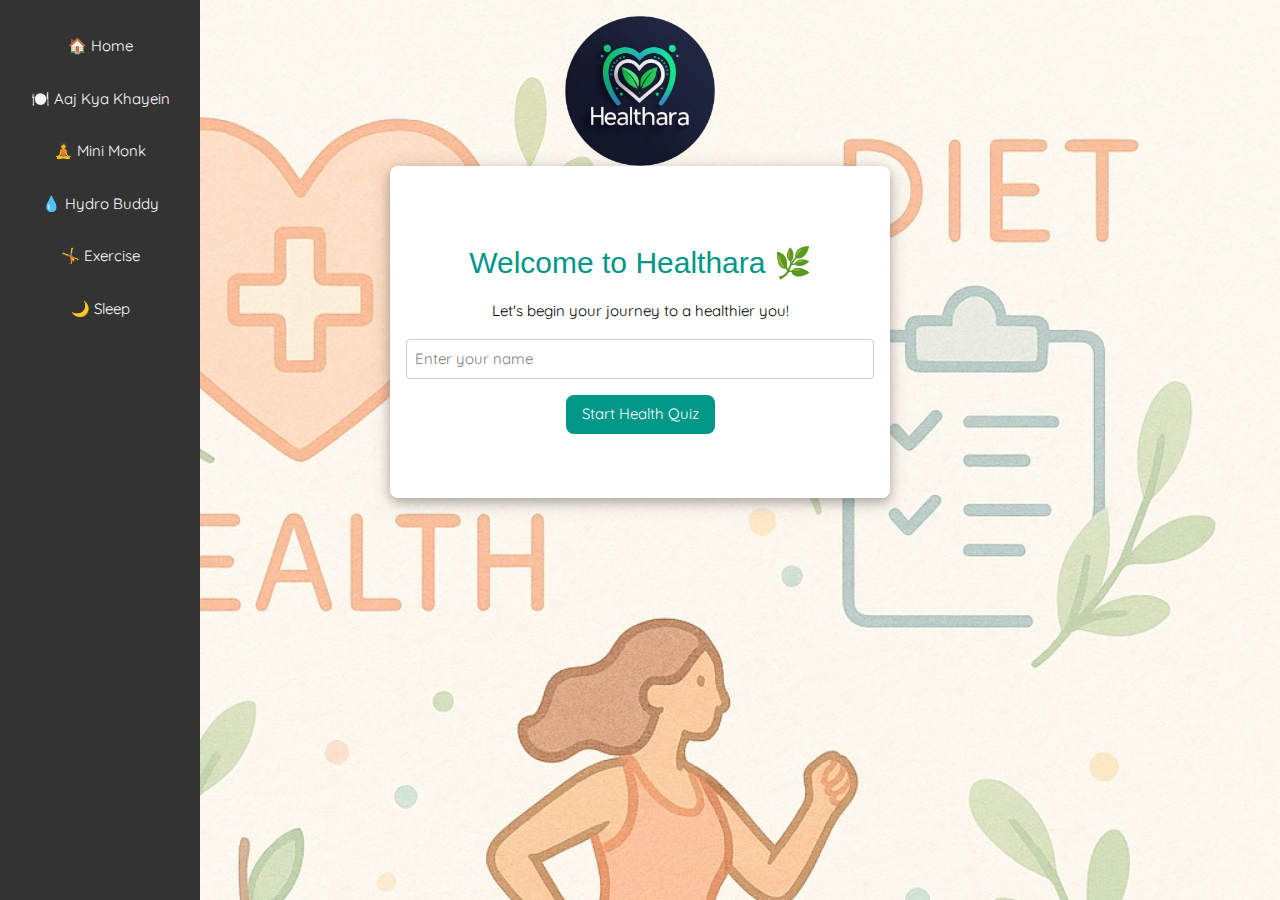
<file: index.html>
<!DOCTYPE html>
<html lang="en">
<head>
  <meta charset="UTF-8">
  <title>Wellness Buddy - Home</title>
  <meta name="viewport" content="width=device-width, initial-scale=1">
  <link rel="stylesheet" href="https://www.w3schools.com/w3css/4/w3.css">
  <link href="https://fonts.googleapis.com/css2?family=Quicksand&display=swap" rel="stylesheet">
  <link rel="stylesheet" href="style.css">
  <link rel="icon" href="favicon.jpeg" type="image/x-icon">

</head>
<body class="w3-light-blue" style="font-family: 'Quicksand', sans-serif; background-image: url('cover.jpeg'); background-size: cover;">

  <!-- Logo Section -->
  <div class="w3-center w3-margin-top">
    <img src="logo.png" alt="Wellness Buddy Logo" style="max-width: 150px; height: auto;">
  </div>

  <!-- Welcome Section -->
  <div class="w3-container w3-center w3-padding-64 w3-white w3-round-large w3-card-4" style="max-width: 500px; margin: auto; background: rgba(255,255,255,0.9);">
    <h2 class="w3-text-teal">Welcome to Healthara 🌿</h2>
    <p>Let's begin your journey to a healthier you!</p>

    <input id="username" class="w3-input w3-border w3-round w3-margin-top" type="text" placeholder="Enter your name">

    <button onclick="startQuiz()" class="w3-button w3-teal w3-margin-top w3-round-large w3-hover-green">
      Start Health Quiz
    </button>
  </div>

  <!-- Navigation Section -->
  <div style="position: fixed; top: 0; left: 0; width: 200px; height: 100%; background-color: #333; display: flex; flex-direction: column; align-items: center; padding-top: 20px; z-index: 1000;">
    <a href="index.html" style="padding: 15px; text-align: center; text-decoration: none; color: white; width: 100%; display: block;">🏠 Home</a>
    <a href="food.html" style="padding: 15px; text-align: center; text-decoration: none; color: white; width: 100%; display: block;">🍽️ Aaj Kya Khayein</a>
    <a href="mini_monk.html" style="padding: 15px; text-align: center; text-decoration: none; color: white; width: 100%; display: block;">🧘 Mini Monk</a>
    <a href="hydro.html" style="padding: 15px; text-align: center; text-decoration: none; color: white; width: 100%; display: block;">💧 Hydro Buddy</a>
    <a href="exercise.html" style="padding: 15px; text-align: center; text-decoration: none; color: white; width: 100%; display: block;">🤸 Exercise</a>
    <a href="sleep.html" style="padding: 15px; text-align: center; text-decoration: none; color: white; width: 100%; display: block;">🌙 Sleep</a>
  </div>
  

  <script src="script.js"></script>
</body>
</html>
</file>
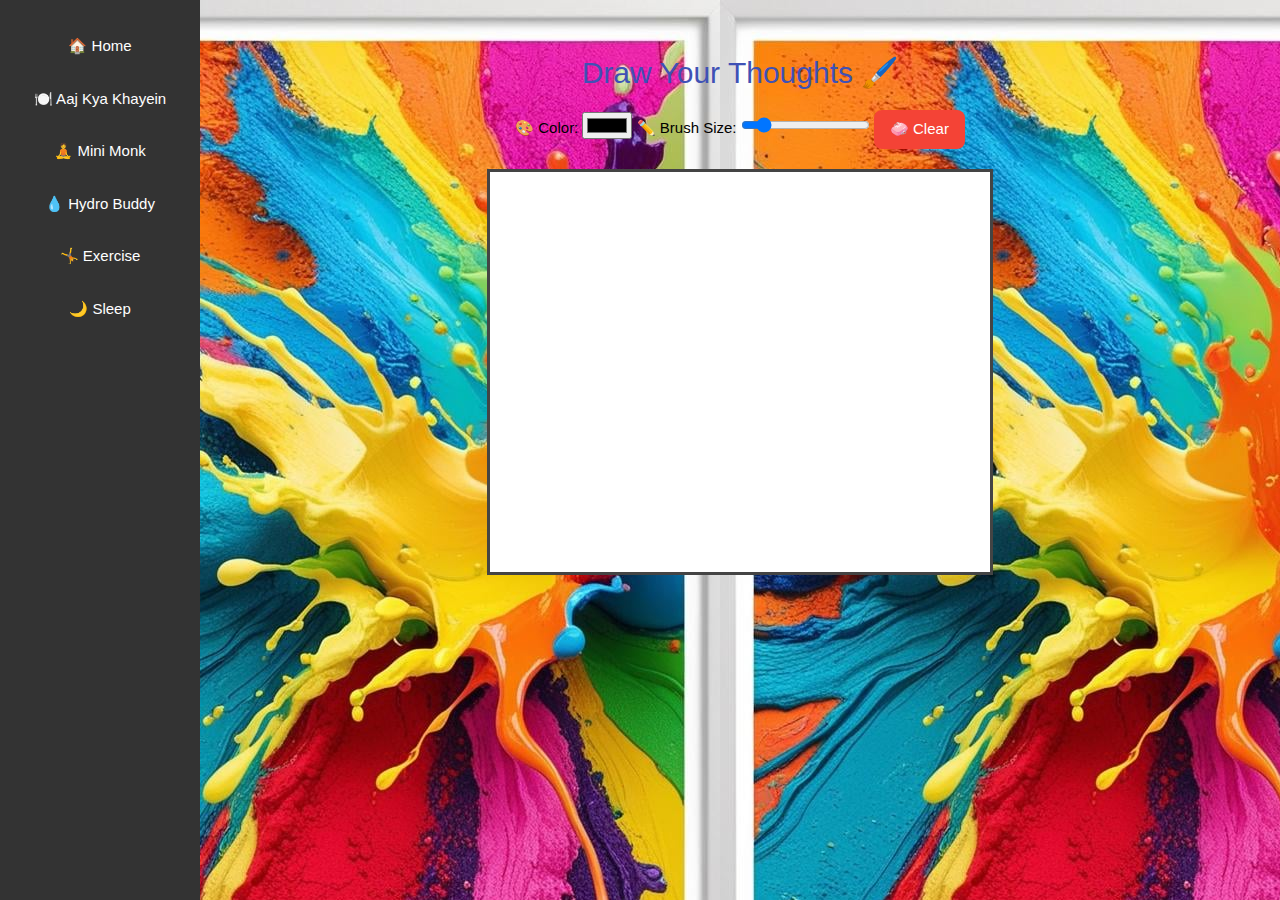
<file: canvas.html>
<!DOCTYPE html>
<html>
<head>
  <title>Drawing Pad</title>
  <link rel="stylesheet" href="https://www.w3schools.com/w3css/4/w3.css">
  <link rel="icon" href="favicon.jpeg" type="image/x-icon">
  <style>
    body {
      font-family: 'Segoe UI', sans-serif;
      background-color: #f1f1f1;
      text-align: center;
      padding: 20px;
    }
    canvas {
      border: 3px solid #444;
      background-color: #fff;
      margin-top: 20px;
      cursor: crosshair;
    }
    .controls {
      margin-top: 15px;
    }
  </style>
</head>
<body style = "background-image: url('canvas.jpeg');">
  <div style="margin-left: 200px; padding: 20px;">

  <h2 class="w3-text-indigo">Draw Your Thoughts 🖌️</h2>

  <div class="controls">
    <label>🎨 Color:</label>
    <input type="color" id="colorPicker" value="#000000">

    <label>✏️ Brush Size:</label>
    <input type="range" id="brushSize" min="1" max="30" value="5">

    <button class="w3-button w3-red w3-round-large" onclick="clearCanvas()">🧼 Clear</button>
  </div>

  <canvas id="drawingCanvas" width="500" height="400"></canvas>

  <script>
    const canvas = document.getElementById("drawingCanvas");
    const ctx = canvas.getContext("2d");
    let drawing = false;

    // Drawing settings
    let brushColor = document.getElementById("colorPicker").value;
    let brushSize = document.getElementById("brushSize").value;

    // Update color and size
    document.getElementById("colorPicker").addEventListener("input", () => {
      brushColor = document.getElementById("colorPicker").value;
    });

    document.getElementById("brushSize").addEventListener("input", () => {
      brushSize = document.getElementById("brushSize").value;
    });

    canvas.addEventListener("mousedown", () => drawing = true);
    canvas.addEventListener("mouseup", () => drawing = false);
    canvas.addEventListener("mouseout", () => drawing = false);

    canvas.addEventListener("mousemove", draw);

    function draw(e) {
      if (!drawing) return;
      const rect = canvas.getBoundingClientRect();
      const x = e.clientX - rect.left;
      const y = e.clientY - rect.top;

      ctx.fillStyle = brushColor;
      ctx.beginPath();
      ctx.arc(x, y, brushSize / 2, 0, Math.PI * 2);
      ctx.fill();
    }

    function clearCanvas() {
      ctx.clearRect(0, 0, canvas.width, canvas.height);
    }
  </script>
  </div>
  <div style="position: fixed; top: 0; left: 0; width: 200px; height: 100%; background-color: #333; display: flex; flex-direction: column; align-items: center; padding-top: 20px; z-index: 1000;">
    <a href="index.html" style="padding: 15px; text-align: center; text-decoration: none; color: white; width: 100%; display: block;">🏠 Home</a>
    <a href="food.html" style="padding: 15px; text-align: center; text-decoration: none; color: white; width: 100%; display: block;">🍽️ Aaj Kya Khayein</a>
    <a href="mini_monk.html" style="padding: 15px; text-align: center; text-decoration: none; color: white; width: 100%; display: block;">🧘 Mini Monk</a>
    <a href="hydro.html" style="padding: 15px; text-align: center; text-decoration: none; color: white; width: 100%; display: block;">💧 Hydro Buddy</a>
    <a href="exercise.html" style="padding: 15px; text-align: center; text-decoration: none; color: white; width: 100%; display: block;">🤸 Exercise</a>
    <a href="sleep.html" style="padding: 15px; text-align: center; text-decoration: none; color: white; width: 100%; display: block;">🌙 Sleep</a>
  </div>
  
  
</body>
</html>
</file>
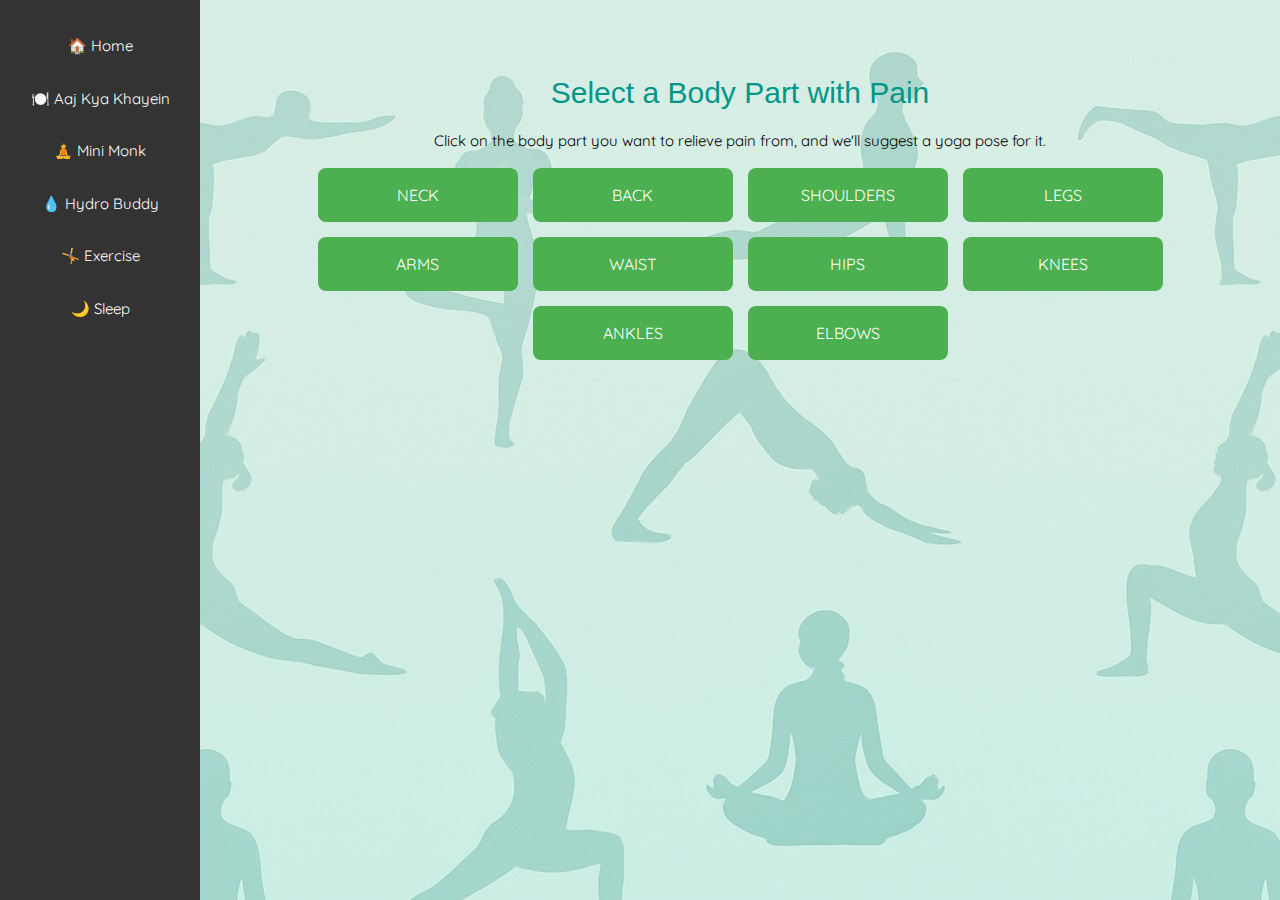
<file: exercise.html>
<!DOCTYPE html>
<html lang="en">
<head>
  <meta charset="UTF-8">
  <title>Exercise - Wellness Buddy</title>
  <meta name="viewport" content="width=device-width, initial-scale=1">
  <link rel="stylesheet" href="https://www.w3schools.com/w3css/4/w3.css">
  <link href="https://fonts.googleapis.com/css2?family=Quicksand&display=swap" rel="stylesheet">
  <link rel="stylesheet" href="style.css">
  <link rel="icon" href="favicon.jpeg" type="image/x-icon">
  <style>
    body {
      font-family: 'Quicksand', sans-serif;
      background-color: #f3f4f6;
    }
    .w3-container {
      text-align: center;
      padding: 40px;
    }
    .body-part-btns {
      display: flex;
      flex-wrap: wrap;
      justify-content: center;
      gap: 15px;
    }
    .body-part-btn {
      background-color: #4CAF50;
      color: white;
      padding: 15px 30px;
      border-radius: 8px;
      border: none;
      cursor: pointer;
      font-size: 16px;
      width: 200px;
      text-transform: uppercase;
      transition: all 0.3s ease;
    }
    .body-part-btn:hover {
      background-color: #45a049;
      transform: translateY(-5px);
    }
    .asana-details {
      margin-top: 20px;
      padding: 20px;
      background-color: white;
      border-radius: 10px;
      box-shadow: 0 4px 8px rgba(0,0,0,0.1);
    }
    .asana-details h3 {
      font-size: 24px;
      color: #2C8C99;
    }
    .asana-details p {
      font-size: 18px;
      color: #333;
    }
    .asana-details button {
      background-color: #4CAF50;
      color: white;
      padding: 10px 20px;
      border: none;
      border-radius: 5px;
      cursor: pointer;
      transition: background-color 0.3s ease;
    }
    .asana-details button:hover {
      background-color: #45a049;
    }

    /* Bottom Navigator */
    .w3-bar {
      position: fixed;
      bottom: 0;
      width: 100%;
      z-index: 10;
    }
  </style>
</head>
<body style = "background-image: url('exercise.jpeg');">
  <div style="margin-left: 200px; padding: 20px;">

  <div class="w3-container">
    <h2 class="w3-text-teal">Select a Body Part with Pain</h2>
    <p>Click on the body part you want to relieve pain from, and we'll suggest a yoga pose for it.</p>

    <div class="body-part-btns">
      <button class="body-part-btn" onclick="displayAsana('neck')">Neck</button>
      <button class="body-part-btn" onclick="displayAsana('back')">Back</button>
      <button class="body-part-btn" onclick="displayAsana('shoulders')">Shoulders</button>
      <button class="body-part-btn" onclick="displayAsana('legs')">Legs</button>
      <button class="body-part-btn" onclick="displayAsana('arms')">Arms</button>
      <button class="body-part-btn" onclick="displayAsana('waist')">Waist</button>
      <button class="body-part-btn" onclick="displayAsana('hips')">Hips</button>
      <button class="body-part-btn" onclick="displayAsana('knees')">Knees</button>
      <button class="body-part-btn" onclick="displayAsana('ankles')">Ankles</button>
      <button class="body-part-btn" onclick="displayAsana('elbows')">Elbows</button>
    </div>

    <div class="asana-details" id="asana-details" style="display: none;">
      <h3 id="asana-name"></h3>
      <p id="asana-description"></p>
      <button onclick="navigateTo('home')">Back to Home</button>
    </div>
  </div>
  </div>

  <!-- Bottom Navigator -->
  <div style="position: fixed; top: 0; left: 0; width: 200px; height: 100%; background-color: #333; display: flex; flex-direction: column; align-items: center; padding-top: 20px; z-index: 1000;">
    <a href="index.html" style="padding: 15px; text-align: center; text-decoration: none; color: white; width: 100%; display: block;">🏠 Home</a>
    <a href="food.html" style="padding: 15px; text-align: center; text-decoration: none; color: white; width: 100%; display: block;">🍽️ Aaj Kya Khayein</a>
    <a href="mini_monk.html" style="padding: 15px; text-align: center; text-decoration: none; color: white; width: 100%; display: block;">🧘 Mini Monk</a>
    <a href="hydro.html" style="padding: 15px; text-align: center; text-decoration: none; color: white; width: 100%; display: block;">💧 Hydro Buddy</a>
    <a href="exercise.html" style="padding: 15px; text-align: center; text-decoration: none; color: white; width: 100%; display: block;">🤸 Exercise</a>
    <a href="sleep.html" style="padding: 15px; text-align: center; text-decoration: none; color: white; width: 100%; display: block;">🌙 Sleep</a>
  </div>
  

  <script>
    function displayAsana(bodyPart) {
      let asanaName = '';
      let asanaDescription = '';
      
      switch(bodyPart) {
        case 'neck':
          asanaName = 'Sukhasana (Easy Pose)';
          asanaDescription = 'Sit cross-legged and relax your neck muscles. This helps relieve neck tension and calm the mind.';
          break;
        case 'back':
          asanaName = 'Bhujangasana (Cobra Pose)';
          asanaDescription = 'Lie on your stomach and lift your chest up using your arms, opening the chest and stretching the back.';
          break;
        case 'shoulders':
          asanaName = 'Gomukhasana (Cow Face Pose)';
          asanaDescription = 'Sit with legs crossed and bring your arms behind your back, interlocking your fingers to stretch the shoulders.';
          break;
        case 'legs':
          asanaName = 'Trikonasana (Triangle Pose)';
          asanaDescription = 'Spread your legs wide and reach towards the ground with one hand while extending the other arm upwards.';
          break;
        case 'arms':
          asanaName = 'Adho Mukha Svanasana (Downward-Facing Dog)';
          asanaDescription = 'This pose stretches your arms and legs, while also strengthening your core and improving flexibility.';
          break;
        case 'waist':
          asanaName = 'Utkatasana (Chair Pose)';
          asanaDescription = 'Bend your knees and hold your arms straight up, engaging your core to strengthen the waist and thighs.';
          break;
        case 'hips':
          asanaName = 'Baddha Konasana (Bound Angle Pose)';
          asanaDescription = 'Sit with your feet together and knees apart, holding your feet with your hands to open up the hips.';
          break;
        case 'knees':
          asanaName = 'Virasana (Hero Pose)';
          asanaDescription = 'Sit with your knees bent and feet underneath your body, resting your hips on the floor to stretch the knees.';
          break;
        case 'ankles':
          asanaName = 'Ankle Stretch';
          asanaDescription = 'Sit on the floor and stretch your legs out in front of you, pointing and flexing your ankles to relieve tension.';
          break;
        case 'elbows':
          asanaName = 'Kneeling Pose';
          asanaDescription = 'This gentle stretch targets the elbow joint, helping to release any stiffness or discomfort.';
          break;
        default:
          asanaName = 'Unknown Body Part';
          asanaDescription = 'Please select a valid body part.';
      }

      // Display the selected asana details
      document.getElementById('asana-name').textContent = asanaName;
      document.getElementById('asana-description').textContent = asanaDescription;
      document.getElementById('asana-details').style.display = 'block';
    }

    function navigateTo(page) {
      window.location.href = `${page}.html`; // Navigate to the homepage
    }
  </script>

</body>
</html>
</file>
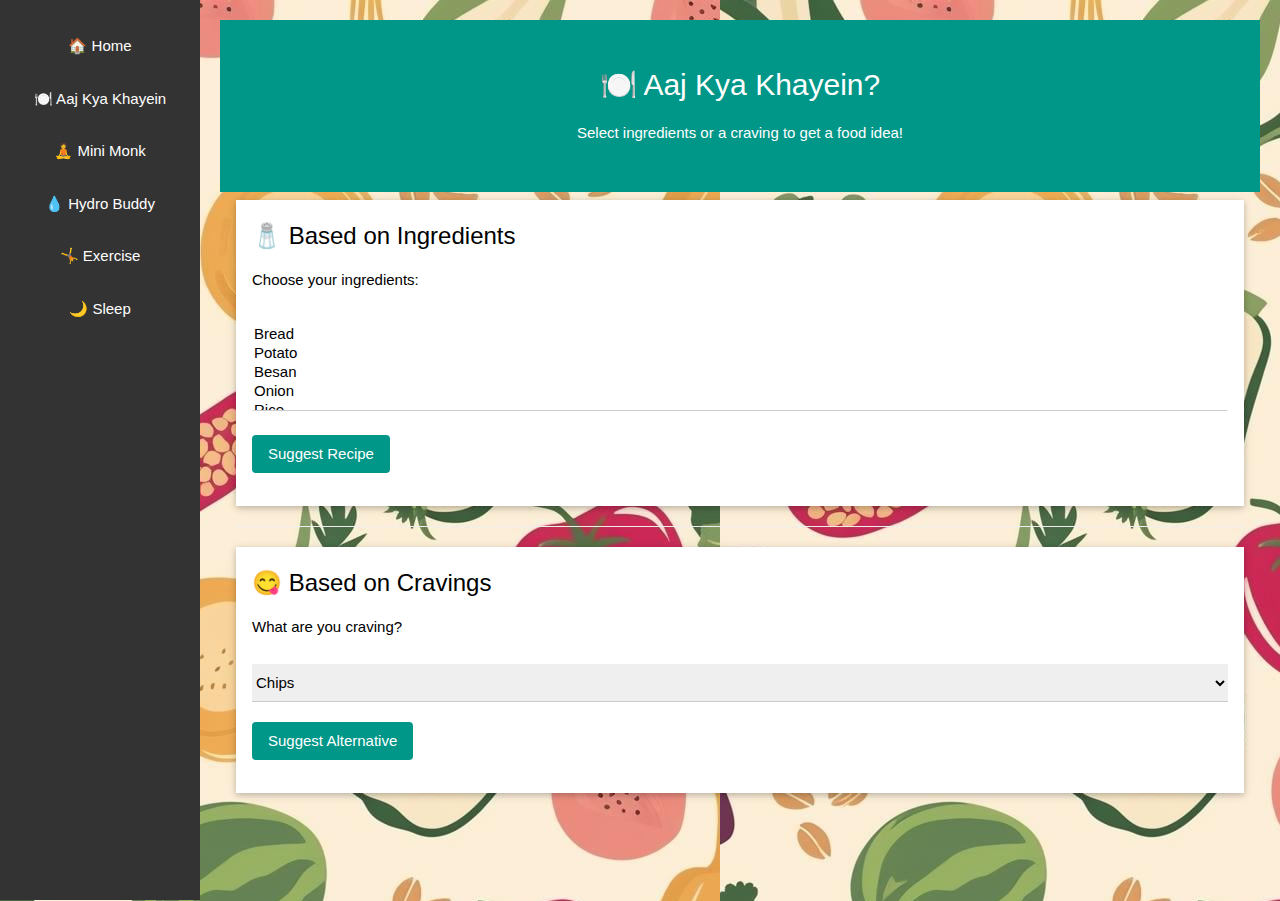
<file: food.html>
<!DOCTYPE html>
<html>
<head>
  <title>Aaj Kya Khayein?</title>
  <link rel="stylesheet" href="https://www.w3schools.com/w3css/4/w3.css">
  <style>
    body {
      padding-bottom: 80px; /* For footer space */
    }
    select, button {
      margin: 10px 0;
    }
    #recipe-result, #craving-result {
      margin-top: 15px;
    }
  </style>
</head>
<body class="w3-light-grey" style = "background-image: url('food.jpeg');">
  <div style="margin-left: 200px; padding: 20px;">


  <div class="w3-container w3-teal w3-center w3-padding-32">
    <h2>🍽️ Aaj Kya Khayein?</h2>
    <p>Select ingredients or a craving to get a food idea!</p>
  </div>

  <div class="w3-container w3-padding">

    <div class="w3-card w3-white w3-padding">
      <h3>🧂 Based on Ingredients</h3>
      <p>Choose your ingredients:</p>
      <select id="ingredients" class="w3-select" multiple>
        <option value="bread">Bread</option>
        <option value="potato">Potato</option>
        <option value="besan">Besan</option>
        <option value="onion">Onion</option>
        <option value="rice">Rice</option>
        <option value="tomato">Tomato</option>
        <option value="paneer">Paneer</option>
        <option value="capsicum">Capsicum</option>
        <option value="poha">Poha</option>
        <option value="peas">Peas</option>
        <option value="egg">Egg</option>
        <option value="oats">Oats</option>
        <option value="banana">Banana</option>
        <option value="honey">Honey</option>
        <option value="pasta">Pasta</option>
        <option value="cheese">Cheese</option>
        <option value="carrot">Carrot</option>
        <option value="milk">Milk</option>
        <option value="curd">Curd</option>
        <option value="boondi">Boondi</option>
        <option value="corn">Corn</option>
        <option value="suji">Suji</option>
        <option value="mustard seeds">Mustard Seeds</option>
        <option value="murmura">Murmura</option>
        <option value="moong dal">Moong Dal</option>
        <option value="ghee">Ghee</option>
        <option value="attas">Attas</option>
        <option value="ajwain">Ajwain</option>
        <option value="leftover roti">Leftover Roti</option>
        <option value="leftover rice">Leftover Rice</option>
        <option value="vegetables">Vegetables</option>
        <option value="soya sauce">Soya Sauce</option>
        <option value="vermicelli">Vermicelli</option>
        <option value="dal">Dal</option>
        <option value="wheat flour">Wheat Flour</option>
        <option value="eggs">Eggs</option>
        <option value="spinach">Spinach</option>
        <option value="leftover sabzi">Leftover Sabzi</option>
        <!-- Add more ingredients if needed -->
      </select><br>
      <button class="w3-button w3-teal w3-round" onclick="suggestRecipe()">Suggest Recipe</button>
      <div id="recipe-result"></div>
    </div>

    <hr>

    <div class="w3-card w3-white w3-padding">
      <h3>😋 Based on Cravings</h3>
      <p>What are you craving?</p>
      <select id="cravings" class="w3-select">
        <option value="chips">Chips</option>
        <option value="chocolate">Chocolate</option>
        <option value="ice cream">Ice Cream</option>
        <option value="soda">Soda</option>
        <option value="pizza">Pizza</option>
        <option value="burger">Burger</option>
        <option value="candy">Candy</option>
        <option value="cookies">Cookies</option>
        <option value="french fries">French Fries</option>
        <option value="noodles">Noodles</option>
      </select><br>
      <button class="w3-button w3-teal w3-round" onclick="showAlternative()">Suggest Alternative</button>
      <div id="craving-result"></div>
    </div>

  </div>
  </div>

  <!-- Navigator -->
  <div style="position: fixed; top: 0; left: 0; width: 200px; height: 100%; background-color: #333; display: flex; flex-direction: column; align-items: center; padding-top: 20px; z-index: 1000;">
    <a href="index.html" style="padding: 15px; text-align: center; text-decoration: none; color: white; width: 100%; display: block;">🏠 Home</a>
    <a href="food.html" style="padding: 15px; text-align: center; text-decoration: none; color: white; width: 100%; display: block;">🍽️ Aaj Kya Khayein</a>
    <a href="mini_monk.html" style="padding: 15px; text-align: center; text-decoration: none; color: white; width: 100%; display: block;">🧘 Mini Monk</a>
    <a href="hydro.html" style="padding: 15px; text-align: center; text-decoration: none; color: white; width: 100%; display: block;">💧 Hydro Buddy</a>
    <a href="exercise.html" style="padding: 15px; text-align: center; text-decoration: none; color: white; width: 100%; display: block;">🤸 Exercise</a>
    <a href="sleep.html" style="padding: 15px; text-align: center; text-decoration: none; color: white; width: 100%; display: block;">🌙 Sleep</a>
  </div>
  

  <script src="food.js"></script>
</body>
</html>
</file>
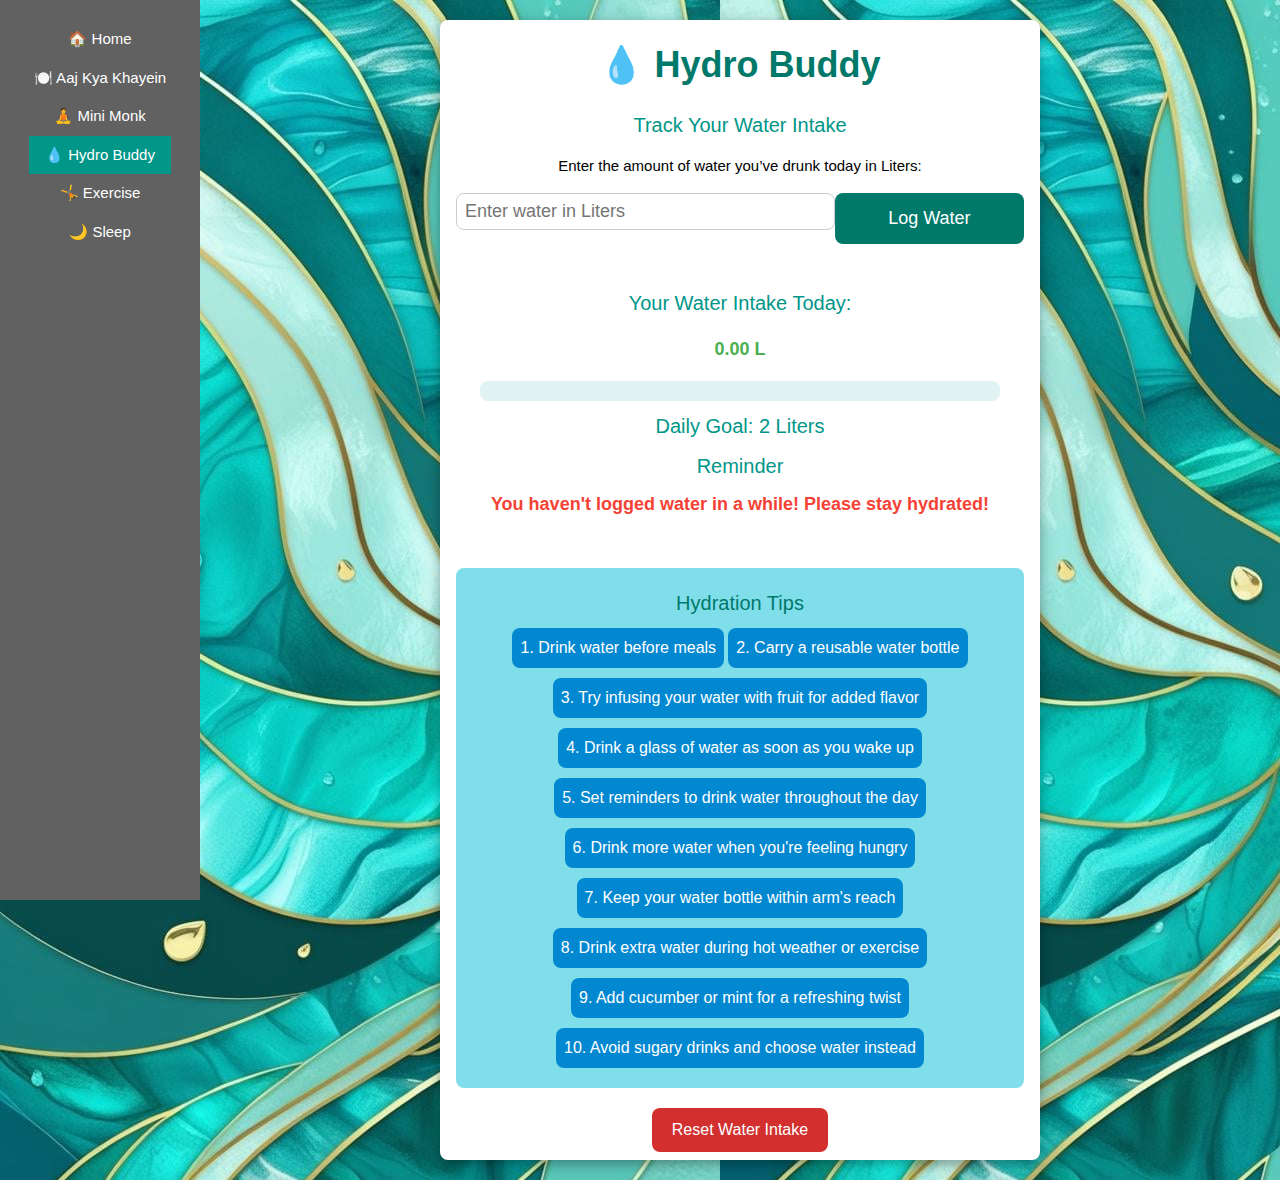
<file: hydro.html>
<!DOCTYPE html>
<html lang="en">
<head>
  <meta charset="UTF-8" />
  <meta name="viewport" content="width=device-width, initial-scale=1.0" />
  <title>💧 Hydro Buddy</title>
  <link rel="stylesheet" href="https://www.w3schools.com/w3css/4/w3.css" />
  <link rel="icon" href="favicon.jpeg" type="image/x-icon" />
  <style>
    body {
      font-family: Arial, sans-serif;
      background-color: #f0f4f8;
      margin: 0;
    }

    h1 {
      font-size: 36px;
      font-weight: bold;
      color: #00796b;
      margin-bottom: 10px;
    }

    h3, h4 {
      font-size: 20px;
      color: #00796b;
    }

    .w3-bar {
      position: fixed;
      top: 0;
      bottom: 0;
      width: 200px;
      z-index: 1;
    }

    .w3-bar-item {
      padding: 15px;
      color: white;
      text-decoration: none;
    }

    .w3-bar-item:hover {
      background-color: #00796b;
    }

    #totalWater {
      font-size: 32px;
      font-weight: bold;
      color: #388e3c;
    }

    #reminderMessage {
      font-size: 18px;
      color: #d32f2f;
      font-weight: bold;
      margin-top: 10px;
    }

    input[type="number"] {
      width: 100%;
      padding: 12px;
      font-size: 18px;
      border-radius: 8px;
      border: 2px solid #ccc;
      margin-bottom: 20px;
      box-sizing: border-box;
    }

    input[type="number"]:focus {
      border-color: #00796b;
    }

    .progress-bar-container {
      width: 100%;
      background-color: #e0f2f1;
      border-radius: 8px;
      margin-top: 10px;
      height: 20px;
    }

    .progress-bar {
      height: 100%;
      border-radius: 8px;
      text-align: center;
      color: white;
      font-weight: bold;
    }

    .activity {
      background-color: #80deea;
      border-radius: 8px;
      padding: 10px;
      margin-top: 20px;
      text-align: center;
    }

    .reset-btn {
      background-color: #d32f2f;
      color: white;
      padding: 10px 20px;
      border: none;
      border-radius: 8px;
      font-size: 16px;
      margin-top: 20px;
      cursor: pointer;
    }

    .reset-btn:hover {
      background-color: #c62828;
    }

    .log-btn {
      background-color: #00796b;
      color: white;
      padding: 12px 20px;
      border: none;
      border-radius: 8px;
      font-size: 18px;
      width: 100%;
      cursor: pointer;
    }

    .log-btn:hover {
      background-color: #004d40;
    }

    .tip-btn {
      background-color: #0288d1;
      color: white;
      padding: 8px;
      border: none;
      border-radius: 8px;
      cursor: pointer;
      font-size: 16px;
      margin-bottom: 10px;
    }

    .tip-btn:hover {
      background-color: #01579b;
    }
  </style>
</head>
<body class="w3-light-grey" style = "background-image: url('hydro.jpeg');">
  <div class="w3-bar w3-dark-grey w3-left" style="position: fixed; top: 0; left: 0; width: 200px; height: 100%; background-color: #333; display: flex; flex-direction: column; align-items: center; padding-top: 20px; z-index: 1000;">
    <a href="index.html" class="w3-bar-item w3-button">🏠 Home</a>
    <a href="food.html" class="w3-bar-item w3-button">🍽️ Aaj Kya Khayein</a>
    <a href="mini_monk.html" class="w3-bar-item w3-button">🧘 Mini Monk</a>
    <a href="hydro.html" class="w3-bar-item w3-button w3-teal">💧 Hydro Buddy</a>
    <a href="exercise.html" class="w3-bar-item w3-button">🤸 Exercise</a>
    <a href="sleep.html" class="w3-bar-item w3-button">🌙 Sleep</a>
  </div>

  <div style="margin-left: 200px; padding: 20px;">
    <div class="w3-container w3-padding w3-card-4 w3-white w3-round-large w3-center" style="max-width: 600px; margin: auto;">
      <h1>💧 Hydro Buddy</h1>
      <p id="greeting" class="w3-large w3-text-teal"></p>

      <h3 class="w3-text-teal">Track Your Water Intake</h3>
      <p>Enter the amount of water you’ve drunk today in Liters:</p>

      <div class="w3-row">
        <div class="w3-col s8">
          <input id="waterAmount" class="w3-input w3-border w3-padding-small w3-round" type="number" placeholder="Enter water in Liters" step="0.01" min="0" />
        </div>
        <div class="w3-col s4">
          <button class="log-btn" onclick="logWater()">Log Water</button>
        </div>
      </div>

      <div class="w3-padding-large w3-margin-top">
        <h4 class="w3-text-teal">Your Water Intake Today:</h4>
        <p id="totalWater" class="w3-large w3-text-green w3-bold">0 L</p>

        <div class="progress-bar-container">
          <div id="progressBar" class="progress-bar w3-teal" style="width: 0%;"></div>
        </div>

        <h4 class="w3-text-teal">Daily Goal: 2 Liters</h4>

        <h4 class="w3-text-teal">Reminder</h4>
        <p id="reminderMessage" class="w3-text-red w3-large">You haven't logged water in a while! Please stay hydrated!</p>
      </div>

      <div id="activitySection" class="activity">
        <h4>Hydration Tips</h4>
        <div id="tipsContainer">
          <button class="tip-btn" onclick="viewTip(0)">1. Drink water before meals</button>
          <button class="tip-btn" onclick="viewTip(1)">2. Carry a reusable water bottle</button>
          <button class="tip-btn" onclick="viewTip(2)">3. Try infusing your water with fruit for added flavor</button>
          <button class="tip-btn" onclick="viewTip(3)">4. Drink a glass of water as soon as you wake up</button>
          <button class="tip-btn" onclick="viewTip(4)">5. Set reminders to drink water throughout the day</button>
          <button class="tip-btn" onclick="viewTip(5)">6. Drink more water when you're feeling hungry</button>
          <button class="tip-btn" onclick="viewTip(6)">7. Keep your water bottle within arm's reach</button>
          <button class="tip-btn" onclick="viewTip(7)">8. Drink extra water during hot weather or exercise</button>
          <button class="tip-btn" onclick="viewTip(8)">9. Add cucumber or mint for a refreshing twist</button>
          <button class="tip-btn" onclick="viewTip(9)">10. Avoid sugary drinks and choose water instead</button>
        </div>
      </div>

      <button class="reset-btn" onclick="resetWaterIntake()">Reset Water Intake</button>
    </div>
  </div>

  <script>
    window.onload = () => {
      const total = parseFloat(localStorage.getItem("waterIntake")) || 0;
      document.getElementById("totalWater").innerText = `${total.toFixed(2)} L`;
      const percentage = Math.min((total / 2) * 100, 100);
      document.getElementById("progressBar").style.width = percentage + "%";

      if (total > 0) {
        document.getElementById("reminderMessage").style.display = "none";
      }

      // Show reminder after 2 hours of no activity
      window.hydrationReminder = setTimeout(() => {
        document.getElementById("reminderMessage").style.display = "block";
      }, 2 * 60 * 60 * 1000);
    };

    function logWater() {
      const amount = parseFloat(document.getElementById("waterAmount").value);
      if (isNaN(amount) || amount <= 0) return;

      let total = parseFloat(localStorage.getItem("waterIntake")) || 0;
      total += amount;
      localStorage.setItem("waterIntake", total);
      document.getElementById("totalWater").innerText = `${total.toFixed(2)} L`;

      const percentage = Math.min((total / 2) * 100, 100);
      document.getElementById("progressBar").style.width = percentage + "%";

      document.getElementById("reminderMessage").style.display = "none";

      // Overhydration Alert
      if (total > 3) {
        alert("Overhydration Alert! You have exceeded a healthy water intake for today.");
      }

      // Reset reminder timer
      clearTimeout(window.hydrationReminder);
      window.hydrationReminder = setTimeout(() => {
        document.getElementById("reminderMessage").style.display = "block";
      }, 2 * 60 * 60 * 1000); // 2 hours
    }

    function resetWaterIntake() {
      localStorage.setItem("waterIntake", 0);
      document.getElementById("totalWater").innerText = "0 L";
      document.getElementById("progressBar").style.width = "0%";
      document.getElementById("reminderMessage").style.display = "block";
    }

    function viewTip(index) {
      const tips = [
        "Drink water before meals to help control your appetite.",
        "Carrying a reusable water bottle makes it easier to drink water throughout the day.",
        "Infuse your water with fruits like lemon or berries for a natural flavor boost.",
        "Drinking a glass of water as soon as you wake up helps kick-start your metabolism.",
        "Setting reminders throughout the day will keep you on track with your hydration goals.",
        "Sometimes thirst is mistaken for hunger, so try drinking water when you're hungry.",
        "Having your water bottle close to you increases the likelihood of drinking water.",
        "Drink extra water during hot weather or when exercising to stay hydrated.",
        "Add cucumber or mint to your water for a refreshing twist.",
        "Choose water over sugary drinks to reduce your calorie intake."
      ];

      alert(tips[index]);
    }
  </script>
</body>
</html>
</file>
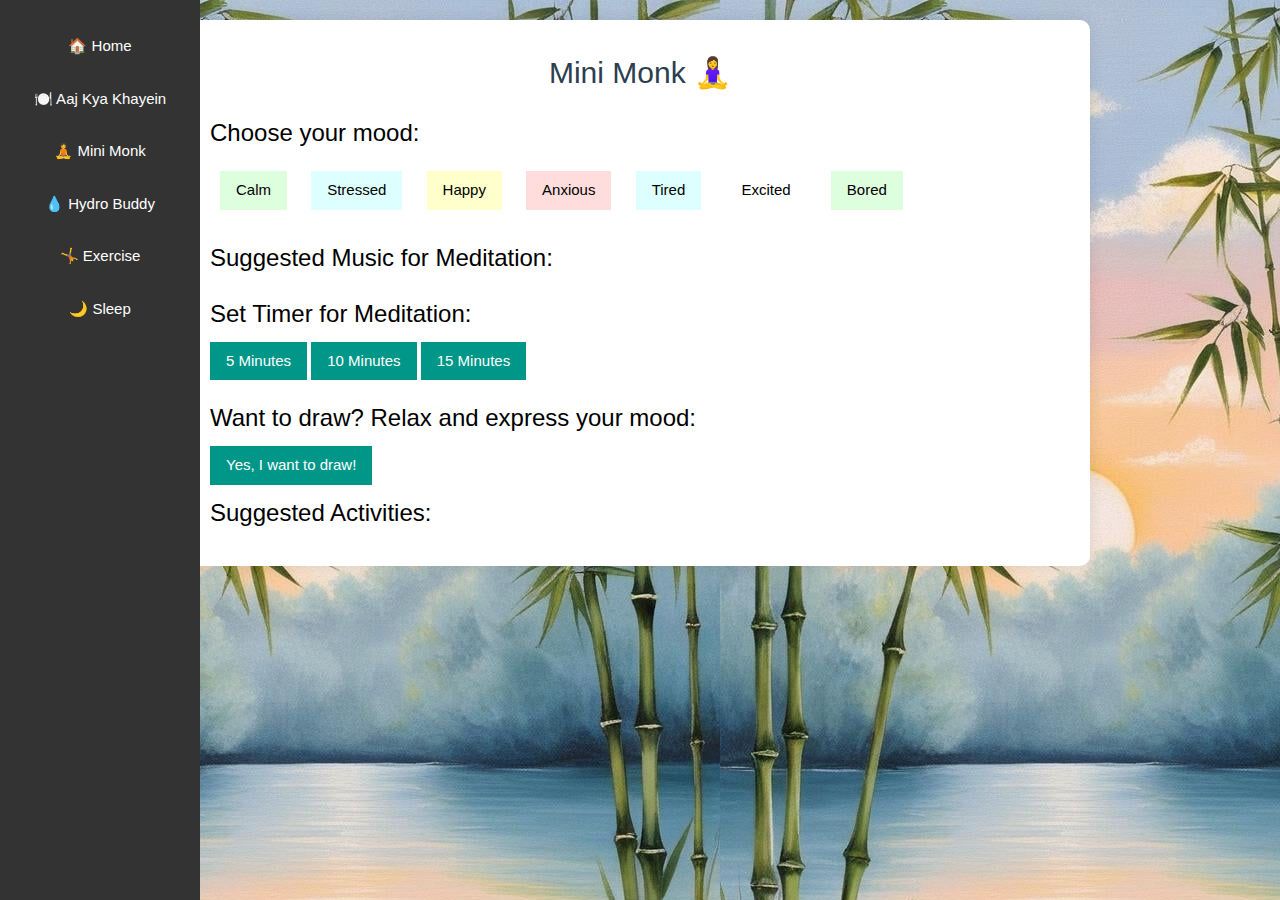
<file: mini_monk.html>
<!DOCTYPE html>
<html lang="en">
<head>
  <meta charset="UTF-8">
  <meta name="viewport" content="width=device-width, initial-scale=1.0">
  <title>Mini Monk - Mood-based Activities</title>
  <link rel="stylesheet" href="https://www.w3schools.com/w3css/4/w3.css">
  <link rel="icon" href="favicon.jpeg" type="image/x-icon">
  <style>
    body {
      font-family: 'Segoe UI', sans-serif;
      background: #f0f4f4;
      padding: 20px;
    }
    .container {
      max-width: 900px;
      margin: auto;
      background-color: white;
      padding: 20px;
      border-radius: 10px;
      box-shadow: 0 0 15px rgba(0, 0, 0, 0.1);
    }
    h2 {
      text-align: center;
      color: #2c3e50;
    }
    .mood-selection {
      margin-top: 20px;
    }
    .mood-button {
      margin: 10px;
    }
    .mood-button:hover {
      background-color: #16a085;
      color: white;
    }
    .music-section, .timer-section, .drawing-section {
      margin-top: 20px;
    }
    .timer {
      font-size: 2em;
      color: #e74c3c;
    }
    #drawing-pad {
      border: 2px solid #16a085;
      width: 100%;
      height: 300px;
      background-color: #ecf0f1;
    }
  </style>
</head>
<body style = "background-image: url('mini_monk.jpeg');">
  <div class="container">
    <h2>Mini Monk 🧘‍♀️</h2>

    <!-- Mood Selection -->
    <div class="mood-selection">
      <h3>Choose your mood:</h3>
      <button class="w3-button w3-pale-green mood-button" onclick="setMood('calm')">Calm</button>
      <button class="w3-button w3-pale-blue mood-button" onclick="setMood('stressed')">Stressed</button>
      <button class="w3-button w3-pale-yellow mood-button" onclick="setMood('happy')">Happy</button>
      <button class="w3-button w3-pale-red mood-button" onclick="setMood('anxious')">Anxious</button>
      <button class="w3-button w3-pale-blue mood-button" onclick="setMood('tired')">Tired</button>
      <button class="w3-button w3-pale-orange mood-button" onclick="setMood('excited')">Excited</button>
      <button class="w3-button w3-pale-green mood-button" onclick="setMood('bored')">Bored</button>

    </div>

    <!-- Music Suggestions -->
    <div class="music-section" id="music-section">
      <h3>Suggested Music for Meditation:</h3>
      <ul id="music-list"></ul>
    </div>

    <!-- Timer Section -->
    <div class="timer-section">
      <h3>Set Timer for Meditation:</h3>
      <button class="w3-button w3-teal" onclick="startTimer(5)">5 Minutes</button>
      <button class="w3-button w3-teal" onclick="startTimer(10)">10 Minutes</button>
      <button class="w3-button w3-teal" onclick="startTimer(15)">15 Minutes</button>
      <div class="timer" id="timer"></div>
    </div>

    <!-- Drawing Pad Section -->
    <div class="drawing-section">
      <h3>Want to draw? Relax and express your mood:</h3>
      <button class="w3-button w3-teal" onclick="askToDraw()">Yes, I want to draw!</button>
    </div>

    <!-- Activity Suggestions based on Mood -->
    <div class="activity-section" id="activity-section">
      <h3>Suggested Activities:</h3>
      <ul id="activity-list"></ul>
    </div>
  </div>

  <script src="mini_monk.js"></script>
  <audio id="endSound" src="alert.mp3" preload="auto"></audio>
  <div style="position: fixed; top: 0; left: 0; width: 200px; height: 100%; background-color: #333; display: flex; flex-direction: column; align-items: center; padding-top: 20px; z-index: 1000;">
    <a href="index.html" style="padding: 15px; text-align: center; text-decoration: none; color: white; width: 100%; display: block;">🏠 Home</a>
    <a href="food.html" style="padding: 15px; text-align: center; text-decoration: none; color: white; width: 100%; display: block;">🍽️ Aaj Kya Khayein</a>
    <a href="mini_monk.html" style="padding: 15px; text-align: center; text-decoration: none; color: white; width: 100%; display: block;">🧘 Mini Monk</a>
    <a href="hydro.html" style="padding: 15px; text-align: center; text-decoration: none; color: white; width: 100%; display: block;">💧 Hydro Buddy</a>
    <a href="exercise.html" style="padding: 15px; text-align: center; text-decoration: none; color: white; width: 100%; display: block;">🤸 Exercise</a>
    <a href="sleep.html" style="padding: 15px; text-align: center; text-decoration: none; color: white; width: 100%; display: block;">🌙 Sleep</a>
  </div>
  
  

</body>
</html>
</file>
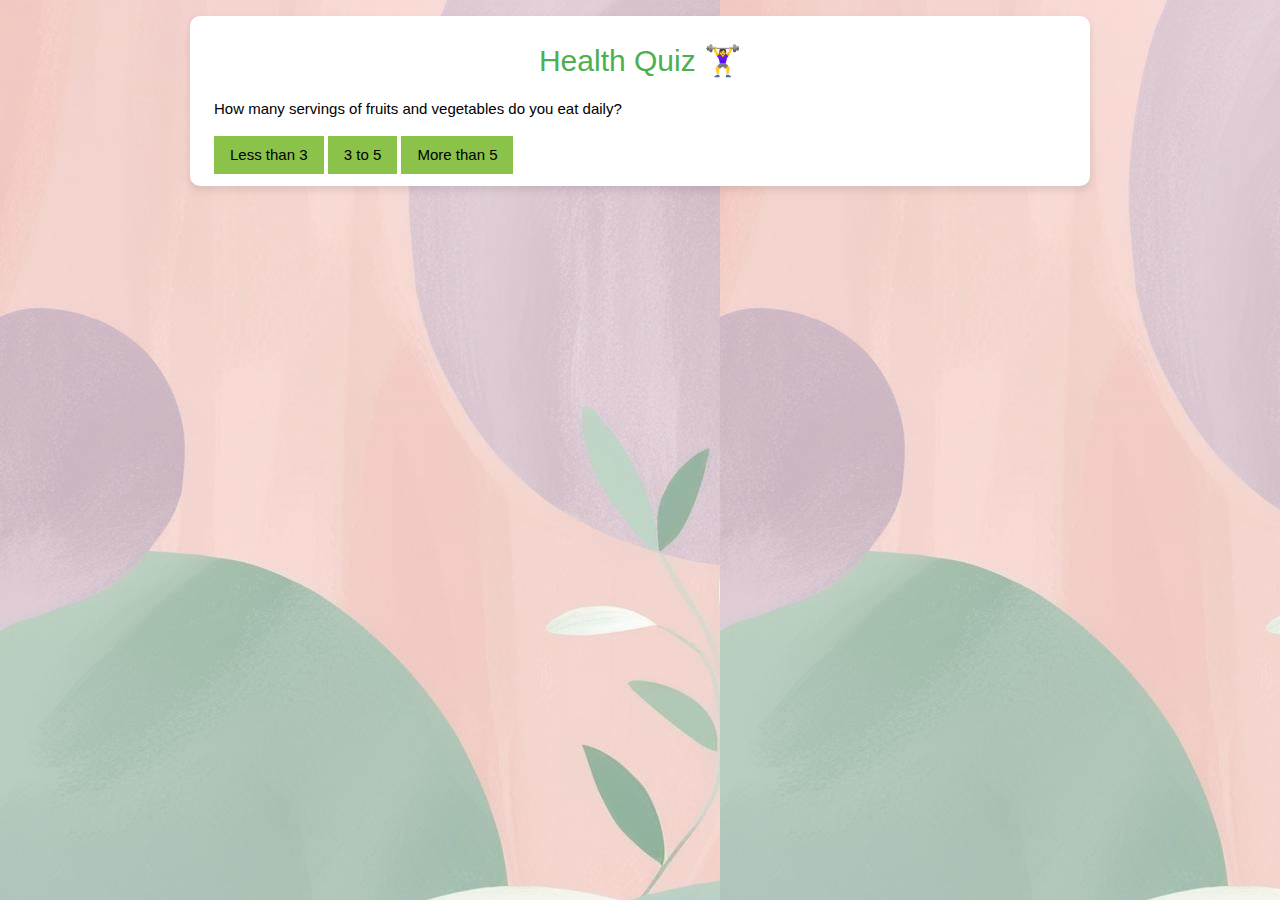
<file: quiz.html>
<!DOCTYPE html>
<html lang="en">
<head>
  <meta charset="UTF-8">
  <meta name="viewport" content="width=device-width, initial-scale=1.0">
  <title>Health Quiz</title>
  <link rel="stylesheet" href="https://www.w3schools.com/w3css/4/w3.css">
  <link rel="icon" href="favicon.jpeg" type="image/x-icon">
  <style>
    body {
      font-family: 'Segoe UI', sans-serif;
      margin: 0;
      background-color: #f9f9f9;
    }
    .container {
      max-width: 900px;
      margin: 20px auto;
      padding: 20px;
      background-color: #ffffff;
      box-shadow: 0 4px 8px rgba(0, 0, 0, 0.1);
      border-radius: 10px;
    }
    h2 {
      color: #4CAF50;
      text-align: center;
    }
    .input-section {
      margin-bottom: 20px;
    }
    select {
      width: 100%;
      padding: 12px;
      font-size: 1em;
      border-radius: 5px;
      margin-top: 10px;
    }
    .btn {
      padding: 15px;
      width: 100%;
      background-color: #4CAF50;
      color: white;
      font-size: 1.2em;
      border: none;
      border-radius: 5px;
      margin-top: 20px;
    }

    /* Responsive Design */
    @media (max-width: 768px) {
      .container {
        width: 90%;
        padding: 15px;
      }
      .btn {
        font-size: 1.1em;
      }
    }

    @media (max-width: 480px) {
      .btn {
        font-size: 1em;
      }
    }
  </style>
</head>
<body style = "background-image: url('quiz.jpeg');">
  <div class="container w3-card w3-white w3-round-large w3-padding-large w3-margin-top">
    <h2 class="w3-center w3-text-green">Health Quiz 🏋️‍♀️</h2>
    <div id="quiz-container">
      <p class="question">1. How many servings of fruits and vegetables do you eat daily?</p>
      <button class="w3-button w3-light-green answer-btn" onclick="nextQuestion(1)">Less than 3</button>
      <button class="w3-button w3-light-green answer-btn" onclick="nextQuestion(2)">3 to 5</button>
      <button class="w3-button w3-light-green answer-btn" onclick="nextQuestion(3)">More than 5</button>
    </div>
    <div class="result" id="result"></div>
  </div>

  <script src="script.js"></script>
</body>
</html>
</file>
<file: style.css>
input::placeholder {
    color: gray;
  }
</file>
